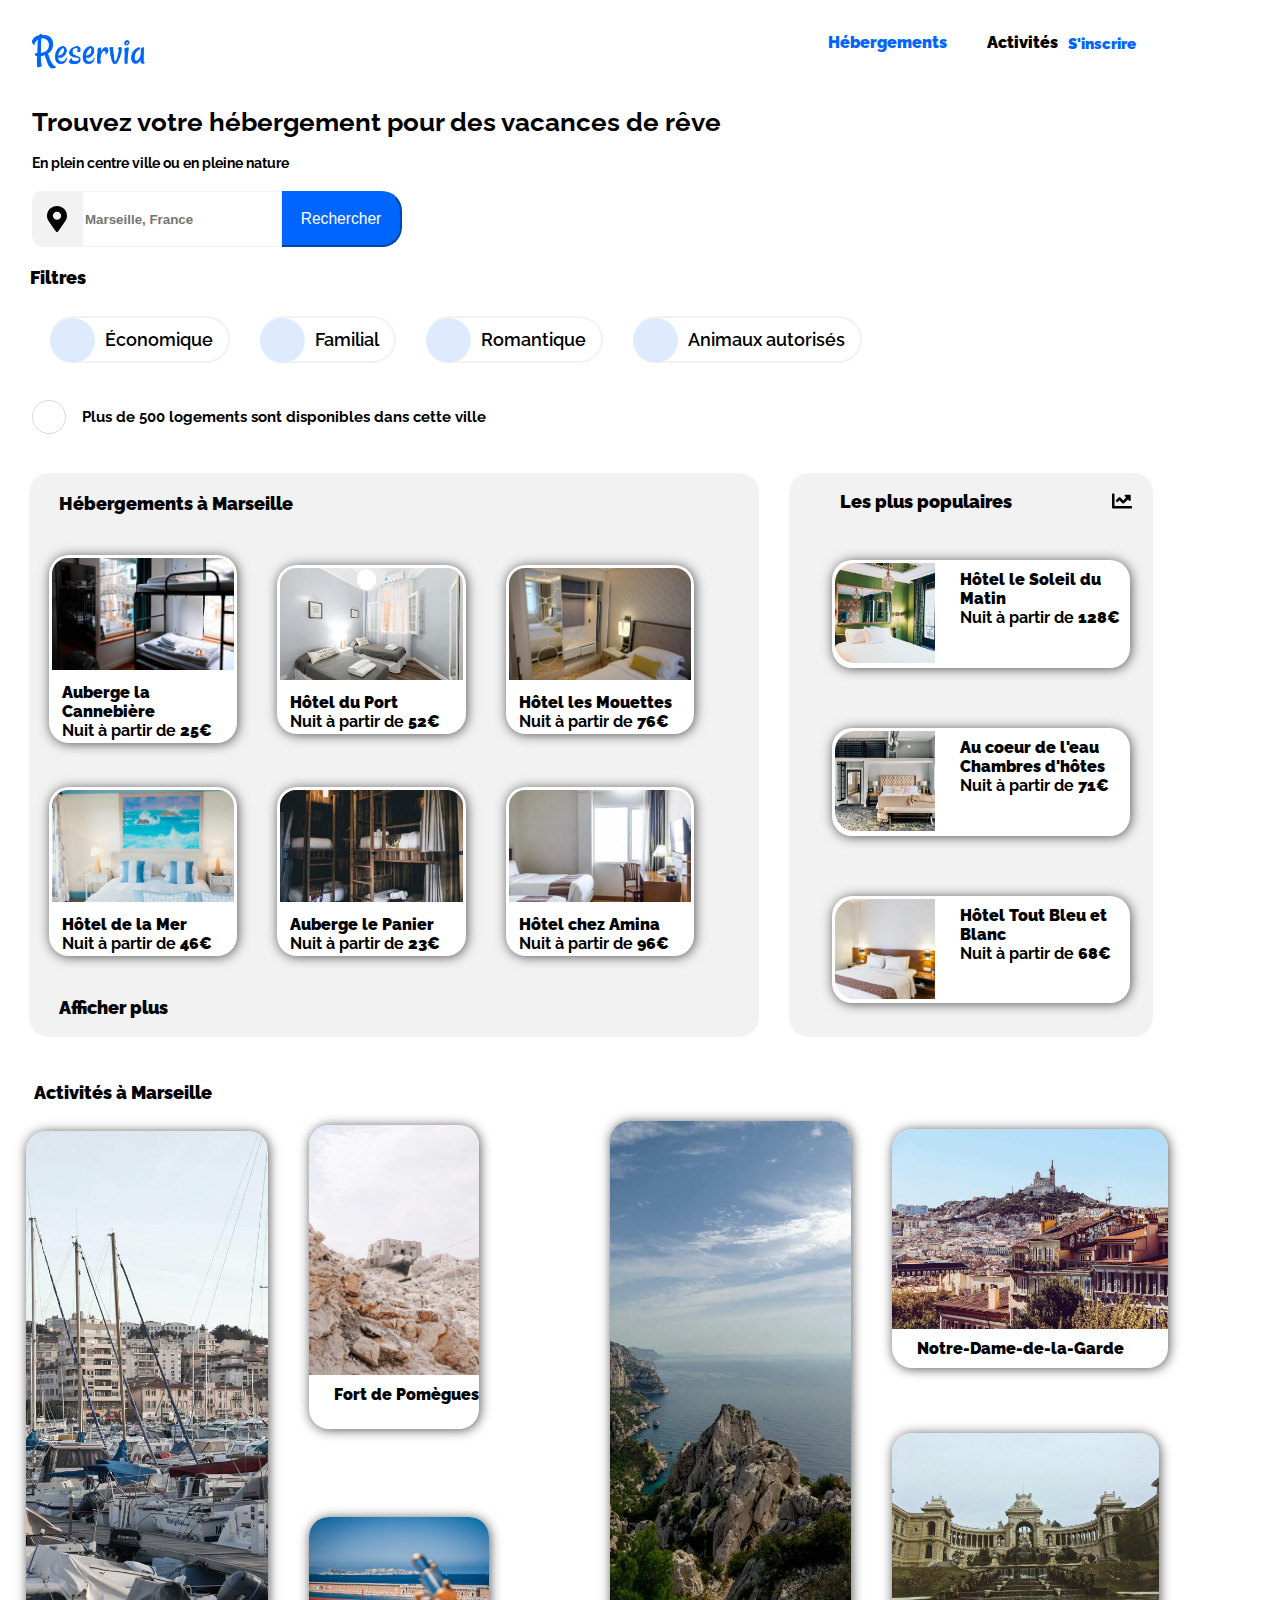
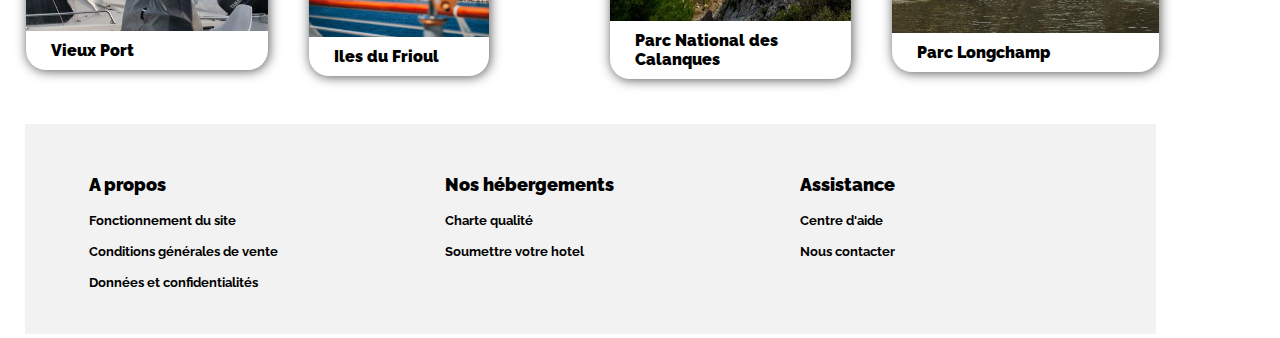
<file: index.html>
<!DOCTYPE html>
<html lang="fr">
    <head>
        <meta charset="utf-8" />
        <meta name="description" content="">
        <meta name="viewport" content="width=device-width, initial-scale=1">
        <link rel="stylesheet" href="style.css">
        <link rel="stylesheet" media="screen and (max-width: 400px)" href="telephone.css"/>
        <link rel="stylesheet" media="screen and (max-width: 1160px)" href="tablette.css"/>
        <title>Reservia</title>
        <link rel="preconnect" href="https://fonts.gstatic.com">
        <link href="https://fonts.googleapis.com/css2?family=Raleway&display=swap" rel="stylesheet">
        <link rel="stylesheet" href="https://use.fontawesome.com/releases/v5.15.3/css/all.css" integrity="sha384-SZXxX4whJ79/gErwcOYf+zWLeJdY/qpuqC4cAa9rOGUstPomtqpuNWT9wdPEn2fk" crossorigin="anonymous">
    </head>

    <body>
        
        <header class="header">
            
            <div id="logo">
                <img class="logo" src="logo/logo1.png" alt="Reservia Logo">
            </div>
            <div class="desktop">
                <nav class="navbar"> 
                    <ul class="menuhaut">
                        <li><a href="#act"><div class="jjj"><strong> Activités</strong></div></a></li>
                        <li><a href="#heb"><div class="hhh"><strong> Hébergements</strong></div></a></li>
                    </ul>
                    <div id="inscription">
                        <a><div class="iii"><strong>S'inscrire</strong></div></a>
                    </div>
                </nav>
            </div>
        </header>
        
        <section>
        
            <h1>Trouvez votre hébergement pour des vacances de rêve</h1>
            <div class="ville">En plein centre ville ou en pleine nature</div>
            
            
            <div class="recherche">
                <img alt="titre1=Dans quelle ville recherchez-vous"  class="carte" src="icones/marqueur.svg">
                <input class="cherche" type="search" name="rechercher" placeholder="Marseille, France" title="Indiquez une ville">
                <button class="lancer" type="button" title="Cliquez pour rechercher">Rechercher</button>
            </div>

            <div class="filtre">

                <h3 class="zf" title="Zone de filtres">Filtres</h3>
                
                <div id="parentmenu">
                    <div class="menu">
                        <div class="rond">
                            <i class="fas fa-money-bill-wave"></i>
                        </div>
                        <h3><a href="#">Économique</a></h3>
                    </div>
                    <div class="menu">
                        <div class="rond">
                            <i class="fas fa-child"></i>
                        </div>
                        <h3><a href="#">Familial</a></h3>	
                    </div>
                    <div class="menu">
                        <div class="rond">
                            <i class="fas fa-heart"></i>
                        </div>
                        <h3><a href="#">Romantique</a></h3>				
                    </div>
                    <div class="menu">
                        <div class="rond">
                            <i class="fas fa-dog"></i>
                        </div>
                        <h3><a href="#">Animaux autorisés</a></h3>		
                    </div>
                </div>
            </div>
        
            <div class="info">
                <div class="infoicone"><i class="fas fa-info infoicones"></i></div>
                <p class="infotexte">Plus de 500 logements sont disponibles dans cette ville</p>
            </div>
        
        </section>


        <section>

            <div class="row">

                <div class="colonne1">
                    <div class="titre1"><h3 id="heb">Hébergements à Marseille</h3></div>

                    <div class="res1">
                        <a href="hebergement/aubcan.jpg">
                        <img class="photo" src="hebergement/aubcan.jpg" alt="Auberge la Cannebière" title="Auberge la Cannebière"><br /></a>
                        <div class="description1"><strong>Auberge la Cannebière</strong><br />
                            Nuit à partir de <strong>25€</strong><br />
                            <i class="fas fa-star star1"></i>
                            <i class="fas fa-star star1"></i>
                            <i class="fas fa-star star1"></i>
                            <i class="fas fa-star star1 gris"></i>
                            <i class="fas fa-star star1 gris"></i>
                        </div>
                    </div>

                    <div class="res1">
                        <a href="hebergement/hotport.jpg">
                        <img class="photo" src="hebergement/hotport.jpg" alt="Hôtel du Port" title="Hôtel du Port"><br /></a>
                        <div class="description1"><strong>Hôtel du Port</strong><br />
                            Nuit à partir de <strong>52€</strong><br />
                            <i class="fas fa-star star1"></i>
                            <i class="fas fa-star star1"></i>
                            <i class="fas fa-star star1"></i>
                            <i class="fas fa-star star1"></i>
                            <i class="fas fa-star star1"></i>
                        </div>
                    </div>

                    <div class="res1">
                        <a href="hebergement/hotmou.jpg">
                        <img class="photo" src="hebergement/hotmou.jpg" alt="Hôtel les Mouettes" title="Hôtel les Mouettes"><br /></a>
                        <div class="description1"><strong>Hôtel les Mouettes</strong><br />
                            Nuit à partir de <strong>76€</strong><br />
                            <i class="fas fa-star star1"></i>
                            <i class="fas fa-star star1"></i>
                            <i class="fas fa-star star1"></i>
                            <i class="fas fa-star star1"></i>
                            <i class="fas fa-star star1 gris"></i>
                        </div>
                    </div>

                    <div class="res1">
                        <a href="hebergement/aubmer.jpg">
                        <img class="photo" src="hebergement/aubmer.jpg" alt="Hôtel de la Mer" title="Hôtel de la Mer"><br /></a>
                        <div class="description1"><strong>Hôtel de la Mer</strong><br />
                            Nuit à partir de <strong>46€</strong><br />
                            <i class="fas fa-star star1"></i>
                            <i class="fas fa-star star1"></i>
                            <i class="fas fa-star star1"></i>
                            <i class="fas fa-star star1 gris"></i>
                            <i class="fas fa-star star1 gris"></i>
                        </div>
                    </div>

                    <div class="res1">
                        <a href="hebergement/aubpan.jpg">
                        <img class="photo" src="hebergement/aubpan.jpg" alt="Auberge le Panier" title="Auberge le Panier"><br /></a>
                        <div class="description1"><strong>Auberge le Panier</strong><br />
                            Nuit à partir de <strong>23€</strong><br />
                            <i class="fas fa-star star1"></i>
                            <i class="fas fa-star star1"></i>
                            <i class="fas fa-star star1"></i>
                            <i class="fas fa-star star1"></i>
                            <i class="fas fa-star star1 gris"></i>
                        </div>
                    </div>

                    <div class="res1">
                        <a href="hebergement/hotam.jpg">
                        <img class="photo" src="hebergement/hotam.jpg" alt="Hôtel chez Amina" title="Hôtel chez Amina"><br /></a>
                        <div class="description1"><strong>Hôtel chez Amina</strong><br />
                            Nuit à partir de <strong>96€</strong><br />
                            <i class="fas fa-star star1"></i>
                            <i class="fas fa-star star1"></i>
                            <i class="fas fa-star star1"></i>
                            <i class="fas fa-star star1"></i>
                            <i class="fas fa-star star1"></i>
                        </div>
                    </div>
                    <div class="titre1"><a href="#"><h3>Afficher plus</h3></a></div>
                </div>

                <div class="colonne2">

                    <div class="titre2"><h3>Les plus populaires <img class="icone" src="icones/graf.svg" alt="Graphique"></h3></div>

                    <div class="res2">
                        <a href="hebergement/hotsol.jpg">
                        <img class="photo2" src="hebergement/hotsol.jpg" alt="Hôtel le Soleil du Matin" title="Hôtel le Soleil du Matin"></a>
                        <div class="description2"><a href="hebergement/hotsol.jpg"><strong>Hôtel le Soleil du Matin</strong><br />
                            Nuit à partir de <strong>128€</strong></a><br />
                            <i class="fas fa-star star1"></i>
                            <i class="fas fa-star star1"></i>
                            <i class="fas fa-star star1"></i>
                            <i class="fas fa-star star1"></i>
                            <i class="fas fa-star star1"></i>
                        </div>
                    </div>

                    <div class="res2">
                        <a href="hebergement/hoteau.jpg">
                        <img class="photo2" src="hebergement/hoteau.jpg" alt="Au coeur de l'Eau" title="Au coeur de l'Eau"></a>
                        <div class="description2"><a href="hebergement/hoteau.jpg"><strong>Au coeur de l'eau  Chambres d'hôtes</strong><br />
                            Nuit à partir de <strong>71€</strong></a><br />
                            <i class="fas fa-star star1"></i>
                            <i class="fas fa-star star1"></i>
                            <i class="fas fa-star star1"></i>
                            <i class="fas fa-star star1 gris"></i>
                        </div>
                    </div>

                    <div class="res2">
                        <a href="hebergement/hotblanc.jpg">
                        <img class="photo2" src="hebergement/hotblanc.jpg" alt="Hôtel Tout Bleu Tout Blanc" title="Hôtel Tout Bleu Tout Blanc"></a>
                        <div class="description2"><a href="hebergement/hotblanc.jpg"><strong>Hôtel Tout Bleu et Blanc</strong><br />
                            Nuit à partir de <strong>68€</strong></a><br />
                            <i class="fas fa-star star1"></i>
                            <i class="fas fa-star star1"></i>
                            <i class="fas fa-star star1"></i>
                            <i class="fas fa-star star1"></i>
                            <i class="fas fa-star star1 gris"></i>
                        </div>
                    </div>	
                </div>
            </div>
        </section>

        <section>

            <div class="titre3"><h3 id="act">Activités à Marseille</h3></div>
            <div class="row2">
                <div class="colonne3">
                    <div class="res3">
                        <a href="activite/port.jpg">
                            <img class="photo3" src="activite/port.jpg" alt="Le vieux Port" title="Le vieux Port"><br />
                            <div class="description2"><strong>Vieux Port</strong></div>
                        </a>
                    </div>
                </div>

                <div class="colonne4">
                    <div class="res7">
                        <a href="activite/fort.jpg">
                            <img class="photo7" src="activite/fort.jpg" alt="Fort de Pomègues" title="Fort de Pomègues"><br />
                            <div class="description2"><strong>Fort de Pomègues</strong></div>
                        </a>
                    </div>

                    <div class="res6">
                        <a href="activite/ile.jpg">
                            <img class="photo9" src="activite/ile.jpg" alt="Iles du Frioul" title="Iles du Frioul"><br />
                            <div class="description2"><strong>Iles du Frioul</strong></div>
                        </a>
                    </div>
                </div>

                <div class="colonne3">
                        <div class="res3">
                            <a href="activite/parc.jpg">
                                <img class="photo3" src="activite/parc.jpg" alt="Parc National des Calanques" title="Parc National des Calanques"><br />
                                <div class="description2"><strong>Parc National des Calanques</strong></div>
                            </a>
                        </div>
                </div>

                <div class="colonne4">
                        <div class="res4">
                            <a href="activite/dame.jpg">
                                <img class="photo4" src="activite/dame.jpg" alt="Notre-Dame-de-la-Garde" title="Notre-Dame-de-la-Garde"><br />
                                <div class="description2"><strong>Notre-Dame-de-la-Garde</strong></div>
                            </a>
                        </div>

                        <div class="res4">
                            <a href="activite/long.jpg">
                                <img class="photo4" src="activite/long.jpg" alt="Parc Longchamp" title="Parc Longchamp"><br />
                                <div class="description2"><strong>Parc Longchamp</strong></div>
                            </a>
                        </div>
                </div>
            </div>
        </section>
        
        <footer class="piedpage">
            
            <div class="piedwrap">
                <div class="piedcolonne">
                    <h3>A propos</h3>
                    <a href="#" class="piedliens">Fonctionnement du site</a>
                    <a href="#" class="piedliens">Conditions générales de vente</a>
                    <a href="#" class="piedliens">Données et confidentialités</a>
                </div>
                
                <div class="piedcolonne">
                    <h3>Nos hébergements</h3>
                    <a href="#" class="piedliens">Charte qualité</a>
                    <a href="#" class="piedliens">Soumettre votre hotel</a>
                </div>
                
                <div class="piedcolonne">
                    <h3>Assistance</h3>
                    <a href="#" class="piedliens">Centre d'aide</a>
                    <a href="#" class="piedliens">Nous contacter</a>
                </div>
            </div>
        </footer>
    </body>
</html>
</file>
<file: style.css>
body
{
    font-family: 'Raleway', sans-serif;
    max-width: 1440px;
    margin: auto;
    padding: 0 2rem;
    box-sizing: border-box;
    font-size: 13px;
    font-style: normal;
    font-weight: bold;
}

header
{
    display: flex;
    justify-content: space-between;
    align-items: center;
    flex-wrap: wrap;
}

li
{
    font-family: 'Raleway', sans-serif;
    font-size: 1.2em;
    list-style-type: none;
    padding-left: 40px;
    float: right;
    padding-left: 0;
    margin: 20px
}

ul
{
    margin-top: 2px;
}

h2
{
    font-family: 'Raleway', "sans-serif";
    font-size: 20px;
}

h3
{
    font-family: 'Raleway', "sans-serif";
    font-size: 18px;
    font-weight: 900;
}

p
{
    font-family: 'Raleway', "sans-serif";
    font-size: 11px;
    font-style: normal;
}

a
{
    list-style-type: none;
    text-decoration: none;
    color:#000000;
}

.logo
{
    width: 30%;
    margin-left: -1px;
    margin-top:15px;
}

.carte
{
   
   background-color: #F2F2F2;
   padding: 15px;
   margin-top: 20px;
   border-radius: 20% 0% 0% 20%;
   border-right: none;	
   width: 20px;
   height: auto;
}

/* .zf
{
    background-color: transparent;
    border: none;
    font-weight: bolder;
    color: black;
    font-size: 20px;
    font-family: 'Raleway', sans-serif;
} */

.filtre
{
    /* display: flex; */
    margin: 20px;
    margin-left: -2px;
}

 .menu
 {
    display: flex;
    height: 43px;
    border: 2px solid  #F2F2F2;
    border-left: transparent;
    border-radius: 25px;
    margin: 10px 10px 5px 20px;
    color: blue;
}

.menu:hover 
{
    background-color: #DEEBFF;
}

.menu h3
{
    font-weight: 600;
    margin: 0 15px 0 10px;
    display: flex;
    align-items: center;
    color: black;
}


 .recherche
{
    display: flex;
}

.cherche
{
    width: 200px;
    margin-top: 20px;
    font-weight: bold;
    text-align: left;
    border: solid 1px #f2f2f2;
}

.lancer
{
    margin-top: 20px;
    width: 120px;
    border-left: none;
    border-color: #0065FC;
    background-color: #0065FC;
    font-size: 1.2em;
    color: white;
    border-radius: 0 20px 20px 0;
}

.info
{
    display: flex;
    align-items: center;
    margin: 1rem 0 2rem 0;
}

.infoicone
{
    height: 2rem;
    width: 2rem;
    min-height: 2rem;
    min-width: 2rem;
    border: solid 1px #d9d9d9;
    border-radius: 100%;
    display: flex;
    align-items: center;
    justify-content: center;
    margin-right: 1rem;
}

.infoicones
{
    color: #0065FC;
}

.main
{
    display: flex;
    align-items: center;
	margin-bottom: -50px;
	margin-top: -20px;
}

 .menu
{
    display: flex;
    margin-top: 10px;
    margin-bottom: 10px;
}


.ville
{
    margin: 0px;
    font-size: 1.1em; 
}

.row
{
	display: flex;
	flex-direction: row;
	width: 100%;
	margin-top: 20px;
	margin-bottom: 20px;
    margin-left: -18px;
}

.colonne1
{
	width:60%;
	background-color: #f2f2f2;
	border-radius: 20px;
	margin-right: 15px;
	margin-left: 15px;
	display: flex;
    flex-direction: row;
    flex-wrap: wrap;
    align-items: center;
}

.res1
{
    vertical-align: middle;
	padding: 3px;
	text-align: left;
	background-color: #ffffff;
    width: 25%;
	border-radius: 20px;
    margin: 20px;
    box-shadow: 1px 1px 12px #555;
}

.photo
{
    height: 7rem;
    object-fit: cover;
    max-width: 100%;
    width: 100%;
    max-height: 100%;
    border-radius: 1rem 1rem 0 0;
}

.photo:hover
{
    transform: scale(1.1);
}

.colonne2
{
	width:30%;
	background-color: #f2f2f2;
	border-radius: 20px;
    margin-left: 15px;
    display: flex;
    flex-direction: column;
    flex-wrap: wrap;
    align-items: center;
}

.res2
{
    display: flex;
	padding: 3px;
	background-color: #ffffff;
    width: 80%;
    height: 18%;
	border-radius: 20px;
    margin-left: 20px;
    margin-top: 30px;
    margin-bottom: 30px;
    box-shadow: 1px 1px 12px #555;
}

.photo2
{
    width: 200px;
    min-width: 100px;
    max-width: 100px;
    height: 100px;
	border-radius: 20px 0 0 20px;
    object-fit: cover;
}

.photo2:hover
{
    transform: scale(1.1);
}

.titre1
{
    background-color: #f2f2f2;
    border-radius: 20px 0 0 20px;
    width: 80%;
    margin-left: 30px;
}

.titre2
{
    background-color: #f2f2f2;
    border-radius: 20px 0 0 20px;
    width: 80%;
    margin-left: 30px;
}

.icone
{
   float: right;
   width: 20px;
}

.description1
{
    margin-left: 10px;
    padding-top: 10px;
    font-size: 1.2em;
}

.description2
{
    padding-top: 20px;
    margin-top: -13px;
    margin-left:25px;
    margin-bottom:10px;
    font-size: 16px;
}

.titre3
{
    margin-left: 2px;
    margin-top: 45px;
}

.row2
{
	display: flex;
    flex-direction: row;
    align-content: center;
	width: 96%;
	margin-top: -25px;
	margin-bottom: 20px;
    margin-left: -31px;
}

.colonne3
{
	width: 25%;
	border-radius: 20px;
	display: flex;
    flex-direction: row;
    flex-wrap: wrap;
    align-items: center;
    vertical-align: middle;
}

.res3
{
    vertical-align: middle;
	padding: 0px;
    width: 90%;
	border-radius: 20px;
    margin: 25px;
    box-shadow: 1px 1px 12px #555;
}

.photo3
{
    width: 100%;
    height: 500px;
	border-radius: 20px 20px 0 0;
	transition: transform 1s;
    object-fit: cover;
}

.photo3:hover
{
    transform: scale(1.1);
}

.colonne4
{
    vertical-align: middle;
	width:25%;
	border-radius: 20px;
	display: flex;
    flex-direction: row;
    flex-wrap: wrap;
    align-items: center;
}

.res4
{
	border-radius: 20px;
    margin-left: 16px;
    box-shadow: 1px 1px 12px #555;
}

.photo4
{
	width: 100%;
    height: 200px;
	border-radius: 20px 20px 0 0;
	transition: transform 1s; 
    object-fit: cover;
    object-position: 50% 0%;
}

.photo4:hover
{
    transform: scale(1.1);
}

.star1
{
    color: #0065FC;
}

.rond
{
    background-color: #DEEBFF;
    width: 45px;
    height: 45px;
    border-radius: 50%;
    display: flex;
    justify-content: center;
    align-items: center; 
}

.iii 
{
    color: #0065fc;
    max-width: 750px;
}

.hhh
{
    color: #0065fc;
}

.gris
{
    color: #d9d9d9
}

.piedpage
{
    background-color: #F2F2F2;
    width: 93%;
    margin-left: -7px;
    height: 210px;
}

.piedwrap
{
    display: flex;
    max-width: 100%;
    width: 1440px;
    margin: auto;
    padding: 0 2rem;
    box-sizing: border-box;
}

.piedcolonne
{
    width: 30%;
    padding: 2rem 2rem;
}
  
.piedliens
{
    display: block;
    margin: 1rem 0;
}

.piedliens:hover 
{
    text-decoration: underline;
}
  
.bleu
{
    color: blue;
}

.nav
{
    height: 50%;
}

.infotexte
{
    font-size: 15px;
    font-family: 'Raleway', sans-serif;
}

.hhh:hover 
{
    color: #0065FC;
}

.hhh:hover 
{
    border-top: 3px solid #0065FC;
}

.jjj:hover
{
    color: #0065FC;
}

.jjj:hover
{
    border-top: 3px solid #0065FC;
}

#inscription 
{
    position: relative;
    left: 300px;
    font-size: 15px;
    bottom: 37px;
    max-width: 750px;
}
.desktop
{
    height: 50%;
    margin-right: 14%;
}

#parentmenu
{
    display: flex;
    flex-wrap: wrap;
}

.res6
{
	border-radius: 20px;
    margin-left: 16px;
    box-shadow: 1px 1px 12px #555;
    margin-bottom: -15px;
}

.res7
{
	border-radius: 20px;
    margin-left: 16px;
    box-shadow: 1px 1px 12px #555;
    margin-top: -15px;
    height: 50%;
}

.photo7
{
	width: 100%;
    height: 250px;
	border-radius: 20px 20px 0 0;
	transition: transform 1s; 
    object-fit: cover;
    object-position: 50% 35%;
}

.photo9
{
	width: 100%;
    height: 120px;
	border-radius: 20px 20px 0 0;
	transition: transform 1s; 
    object-fit: cover;
    object-position: 50% 35%;
}
</file>
<file: telephone.css>
body 
{
    font-size: 0.9em;
}


h2 
{
    font-size: 1.1em;
}

p 
{
    font-size: medium;
    font-weight: bolder;
}    


.logo
{
    width: 100px;
    margin-top:0px;
}


.iii
{
    width: 100%;
    color: #0065fc;
    font-size: 1.1em;
    text-align: right;
    margin-right: 10px;
}

.hhh
{
    color: #000000;
    font-size: 1.1em;
}

.jjj
{
    color: #000000;
    margin-left: 20%;
    font-size: 1.1em;
}

.recherche
{
    margin-left: -4px;
}

.filtre
{
    flex-wrap: wrap;
    align-items : flex-start;
    margin-top: 45px;
    margin-left: -2px;
}

.menu
{
    margin-left: -2px;
}

.row
{
    flex-direction: column-reverse;
    display: flex;
    flex-direction: row;
    width: 100%;
    margin-top: 20px;
    margin-bottom: 20px;
    margin-left: -18px;

}

.colonne1
{
    background-color: #ffffff;
    width:90%;
    margin-bottom: 20px;
    display: flex;
	flex-direction: column;
}

.colonne2
{
    width:90%;
    margin-bottom: 20px;
}


.titre1
{
    background-color: #ffffff;
}

.res1
{
    width: 85%;
    min-width: 200px;

}

.photo
{
    width: 100%;
	border-radius: 20px 20px 0 0;
}

.res2
{
    width: 235px;
}

.photo2
{
    width: 50%;
	height: 110px;
	border-radius: 20px 0 0 20px;
}

.row2
{
    width: 100%;
    flex-direction: column;
    align-items: center;
}

.colonne3
{
    width:100%;
    align-items: center;
    margin-left: 4%;
}

.res3
{
    width: 80%;
    margin-bottom: 30px;
    margin-left: 40px;
}

.photo3
{
    width: 100%;
    height: 200px;
	border-radius: 20px 20px 0 0;
}

.colonne4
{
    width:100%;
    align-items: center;
}

.res4
{
    width: 80%;
    margin-bottom: 30px;
    margin-left: 45px;
}

.photo4
{
    width: 100%;
    height: 200px;
	border-radius: 20px 20px 0 0;
}

.piedpage
{
    background-color: #F2F2F2;
    width: 330px;
    height: 520px;
    margin-left: 20px;
}

.piedwrap
{
    flex-direction: column;
    padding: 1rem;
}

.piedcolonne
{   
    width: 100%;
    padding: 0;
    margin: 1rem 0rem;
}

.piedliens
{
    display: block;
    margin: 1rem 0rem;
}

.piedliens:hover 
{
    text-decoration: underline;
}

.zf
{
    margin-top: -30px;
}

.desktop
{
    display: flex;
    justify-content: space-around;
    align-items: center;
}

.menuhaut
{
    width: 100%;
}

#inscription
{
    position: absolute;
    right: 0;
    top: 35px;
}
</file>
<file: tablette.css>
body 
{
    font-size: 0.9em;
}


h2 
{
    font-size: 1.1em;
}

p 
{
    font-size: medium;
    font-weight: bolder;
}    


.logo
{
    width: 100px;
    margin-top:0px;
}


.iii
{
    width: 100%;
    color: #0065fc;
    font-size: 1.1em;
    text-align: right;
    margin-right: 10px;
    margin-top: -20px;
    position:relative
}

.hhh
{
    color: #000000;
    font-size: 1.1em;
    margin-left: -50%;
}

.jjj
{
    color: #000000;
    margin-left: 60%;
    font-size: 1.1em;
}

.recherche
{
    margin-left: -4px;
}

.filtre
{
    flex-wrap: wrap;
    align-items : flex-start;
    
    margin-left: -2px;
}

.menu
{
    margin-left: -2px;
}

.row
{
    flex-direction: column-reverse;

}

.colonne1
{
    background-color: #ffffff;
    width:90%;
    margin-bottom: 20px;
    display: flex;
	flex-direction: column;
}

.colonne2
{
    width:90%;
    margin-bottom: 20px;
}


.titre1
{
    background-color: #ffffff;
}

.res1
{
    width: 85%;
    min-width: 200px;

}

.photo
{
    width: 100%;
	border-radius: 20px 20px 0 0;
}

.res2
{
    width: 340px;
}

.photo2
{
    width: 50%;
	height: 110px;
	border-radius: 20px 0 0 20px;
}

.row2
{
    width: 100%;
    flex-direction: column;
    align-items: center;
}

.colonne3
{
    width:100%;
    align-items: center;
    margin-left: 4%;
}

.res3
{
    width: 80%;
    margin-bottom: 30px;
    margin-left: 40px;
}

.photo3
{
    width: 100%;
    height: 200px;
	border-radius: 20px 20px 0 0;
}

.colonne4
{
    width:100%;
    align-items: center;
}

.res4
{
    width: 80%;
    margin-bottom: 30px;
    margin-left: 45px;
}

.photo4
{
    width: 100%;
    height: 200px;
	border-radius: 20px 20px 0 0;
}

.piedpage
{
    background-color: #F2F2F2;
    width: 330px;
    height: 520px;
    margin-left: 20px;
}

.piedwrap
{
    flex-direction: column;
    padding: 1rem;
}

.piedcolonne
{   
    width: 100%;
    padding: 0;
    margin: 1rem 0rem;
}

.piedliens
{
    display: block;
    margin: 1rem 0rem;
}

.piedliens:hover 
{
    text-decoration: underline;
}

.zf
{
    
}

.desktop
{
    display: flex;
    justify-content: space-around;
    align-items: center;
}

.menuhaut
{
    width: 100%;
    justify-content: space-between;
}

#inscription
{
    position: absolute;
    right: 0;
    top: 35px;
}

.hhh:hover
{
    border-bottom: 3px solid #0065FC;
    color: #0065FC;
}

.jjj:hover
{
    border-bottom: 3px solid #0065FC;
}

.res6
{
    width: 80%;
    margin-bottom: 30px;
    margin-left: 45px;
}

.res7
{
    width: 80%;
    margin-bottom: 30px;
    margin-left: 45px;
}

.photo7
{
    width: 100%;
    height: 200px;
	border-radius: 20px 20px 0 0;
}

.photo9
{
    width: 100%;
    height: 200px;
	border-radius: 20px 20px 0 0;
}
</file>
